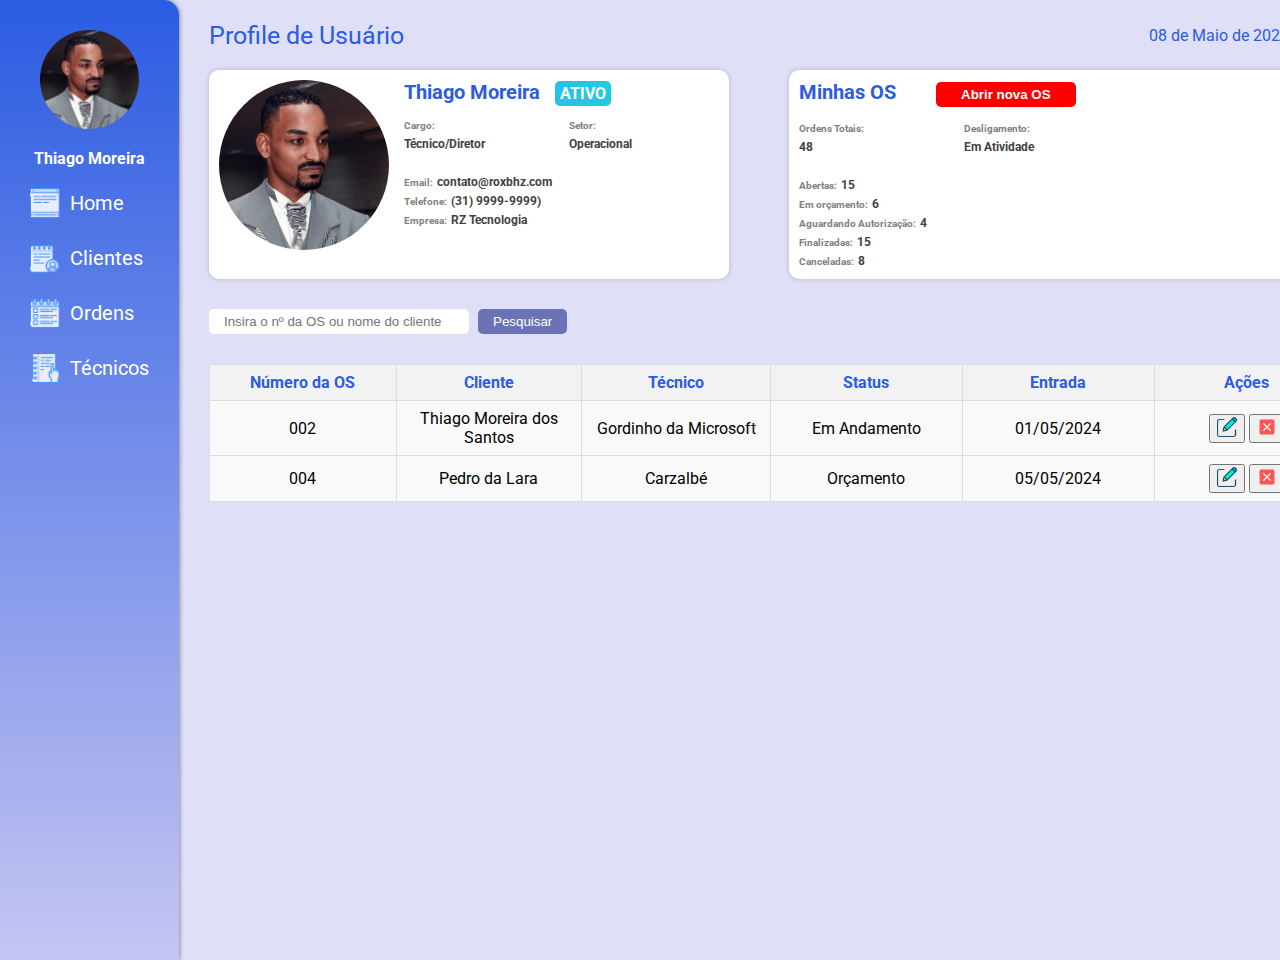
<file: admin/index.html>
<!DOCTYPE html>
<html lang="pt-br">

<head>
    <meta charset="UTF-8">
    <meta name="viewport" content="width=device-width, initial-scale=1.0">
    <link rel="stylesheet" href="css/style.css">
    <script src="js/index.js"></script>
    <link rel="preconnect" href="http://" https://fonts.googleapis.com">
    <link rel="preconnect" href="http://" https://fonts.gstatic.com">
    <link href="https://fonts.googleapis.com/css2?family=Roboto:wght@100&display=swap" rel="stylesheet">

    <title>ADMINISTRATIVO</title> 
</head>

<body>

    <div class="leftMenu">
        <img src="../admin/eu.jfif" width="99px" height="99px" style="border-radius: 180px;">

        <label id="userName">Thiago Moreira</label>
        <div class="menuItem">
            <img src="img/home.png" width="30px" height="30px"> <a href="#"
                style="padding-left: 10px; font-size: 20px;">Home</a>
        </div>
        <div class="menuItem">
            <img src="img/clientes.png" width="30px" height="30px"> <a href="#"
                style="padding-left: 10px; font-size: 20px;">Clientes</a>
        </div>
        <div class="menuItem">
            <img src="img/os.png" width="30px" height="30px"> <a href="#"
                style="padding-left: 10px; font-size: 20px;">Ordens</a>
        </div>
        <div class="menuItem">
            <img src="img/tecnicos.png" width="30px" height="30px"> <a href="#"
                style="padding-left: 10px; font-size: 20px;">Técnicos</a>
        </div>
    </div>
    </div>

    <div class="contentSite">
        <div class="topBar">
            <label style="font-size: 25px; color: var(--blue--);">Profile de Usuário</label>
             

            <div id="overlay" class="overlay"></div>
             
            <label id="dateTime" style="color: var(--blue--);">08 de Maio de 2024</label>
        </div>
        <div class="infos">
            <div class="tecInfos" style="width: 500px; display: flex; flex-direction: row; padding: 10px;">
                <img src="../admin/eu.jfif" width="170px" height="170px"
                    style="border-radius: 180px; margin-right: 15px;">
                <div class="dadosTecn">
                    <div class="name">
                        <label id="userName" style="color: var(--blue--); font-size: 20px;">Thiago
                            Moreira
                        </label>
                        <label id="status"
                            style="
                            background-image: linear-gradient(to right, rgb(40, 193, 231), rgb(32, 205, 218));; color: white; font-weight: bold; padding: 3px 5px; border-radius: 5px; margin-left: 10px;">
                            ATIVO </label>
                        <br>
                        <div style="display: flex; justify-content: space-between; width: 300px; padding-top: 10px;">
                            <div>
                                <label class="tecInfoName">Cargo:</label><br>
                                <label id="tecDataCargo">Técnico/Diretor</label>
                            </div>
                            </label>
                            <div style="width: 45%;">
                                <label class="tecInfoName">Setor:</label><br>
                                <label id="tecDataSetor">Operacional</label>
                            </div>
                        </div>

                        <br>
                        <label class="tecInfoName">Email:</label>
                        <label id="tecDataEmail">contato@roxbhz.com</label>
                        <br>
                        <label class="tecInfoName">Telefone:</label>
                        <label id="tecDataFone">(31) 9999-9999)</label>
                        <br>
                        <label class="tecInfoName">Empresa:</label>
                        <label id="tecDataEmpresa">RZ Tecnologia</label>
                    </div>
                </div>
            </div>

            <div class="tecInfos" style="width: 500px; padding: 10px;">
                <div class="name">
                    <label id="userName" style="color: var(--blue--); font-size: 20px;">Minhas OS
                    </label>

                    <button onclick="openPopup()" style="background: red; margin-left: 35px; border: none; padding: 5px 25px; border-radius: 5px; font-weight: bold; color: white;">Abrir nova OS</button>
            


   
                    <br>
                    <div style="display: flex; justify-content: space-between; width: 300px; padding-top: 10px;">
                        <div>
                            <label class="tecInfoName">Ordens Totais:</label><br>
                            <label id="tecDataCargo">48</label>
                        </div>
                        </label>
                        <div style="width: 45%;">
                            <label class="tecInfoName">Desligamento:</label><br>
                            <label id="tecDataSetor">Em Atividade</label>
                        </div>
                    </div>
                    <br>
                    <label class="tecInfoName">Abertas:</label>
                    <label id="tecDataEmail">15</label>
                    <br>
                    <label class="tecInfoName">Em orçamento:</label>
                    <label id="tecDataFone">6</label>
                    <br>
                    <label class="tecInfoName">Aguardando Autorização:</label>
                    <label id="tecDataEmpresa">4</label>
                    <br>
                    <label class="tecInfoName">Finalizadas:</label>
                    <label id="tecDataEmpresa">15</label>
                    <br>
                    <label class="tecInfoName">Canceladas:</label>
                    <label id="tecDataEmpresa">8</label>
                </div>
            </div>


        </div>
        <div class="searchOs">
            <input id="InputsearchOs" type="text" placeholder="Insira o nº da OS ou nome do cliente"
                style="width: 230px; margin: 30px 5px 30px 30px; border-radius: 5px; border: none; padding: 5px 15px;">
            <button class="btnSearchOs"
                style="background: rgb(108, 115, 180); border: none; border-radius: 5px; padding: 5px 15px; color: white;">Pesquisar</button>
        </div>
        <table>
            <thead>
                <tr>
                    <th>Número da OS</th>
                    <th>Cliente</th>
                    <th>Técnico</th>
                    <th>Status</th>
                    <th>Entrada</th>
                    <th>Ações</th>
                </tr>
            </thead>
            <tbody>
                <tr>
                    <td>002</td>
                    <td>Thiago Moreira dos Santos</td>
                    <td>Gordinho da Microsoft</td>
                    <td>Em Andamento</td>
                    <td>01/05/2024</td>
                    <td><button>
                            <img src="img/editar.png" width="20px" height="20px">
                        </button>
                        <button><img src="img/fechar.png" width="20px" height="20px">
                        </button>
                    </td>
                </tr>
            </tbody>
            </thead>
            <tbody>
                <tr>
                    <td>004</td>
                    <td>Pedro da Lara</td>
                    <td>Carzalbé</td>
                    <td>Orçamento</td>
                    <td>05/05/2024</td>
                    <td><button>
                            <img src="img/editar.png" width="20px" height="20px">
                        </button>
                        <button><img src="img/fechar.png" width="20px" height="20px">
                        </button>
                    </td>
                </tr>
            </tbody>
        </table>
    </div>

                    <!-- Pop-up -->
                    <div id="popup" class="popup">
                        <h2>Adicionar nova OS</h2>
                        <div class="novaOs" style="width: 400px; padding: 35px 40px;">
                            <input style="border: 1px #f3f3f3 solid">


                        </div>
                        <button onclick="closePopup()" style="background:var(--blue--); border: none; border-radius: 5px; padding: 5px 10px; color: white">Fechar</button>
                        </>
                         
                            <!-- Fundo do pop-up -->
</body>

</html>
</file>
<file: admin/css/style.css>
:root {
    --BG--: rgba(88, 88, 216, 0.192);
    --blue--: rgb(43, 92, 226);
    --darkBlue--: rgb(17, 46, 126);
    --borderDarkBlue--: rgba(17, 46, 126, 0.678);
    --red--: red;
    --green--: #04AA6D;
    --white--: white;
    --active--: aqua;
    --tecColor--: rgb(134, 126, 126);
    --tecColor2--: rgb(66, 66, 66);

}

a {
    text-decoration: none;
    color: white
}

body {
    font-family: 'Roboto', sans-serif;
    background: var(--BG--);
    padding: 0px;
    margin: 0px;
    display: flex;
    flex-direction: row;
    background: var(--BG--);
}

.leftMenu {
    height: 100vh;
    width: 250px;
    padding: 30px;
    display: flex;
    align-items: center;
    flex-direction: column;
    border-top-right-radius: 15px;
    box-shadow: 0px 0px 5px rgba(0, 0, 0, 0.541);
    background-image: linear-gradient(to bottom, var(--blue--), var(--BG--));
}

#userName {
    color: white;
    font-weight: bold;
    margin: 20px 0px;
}

.menuItem {
    width: 100%;
    display: flex;
    align-items: center;
    border-radius: 5px;
    padding-bottom: 25px;
}

.contentSite {
    height: 100vh;
    width: 100%;

}

.topBar {
    display: flex;
    flex-direction: row;
    height: 70px;
    align-items: center;
    justify-content: space-between;
    padding: 0px 50px 0px 30px;
}

.infos {
    display: flex;
    flex-direction: row;
}

.tecInfos {
    background: white;
    width: 100px;
    margin: 0px 30px;
    border-radius: 10px;
    box-shadow: 0px 0px 5px rgba(0, 0, 0, 0.2);
}


.tecInfoName {
    color: var(--tecColor--);
    font-weight: bold;
    font-size: 10px;
}

#tecDataCargo,
#tecDataSetor,
#tecDataEmail,
#tecDataFone,
#tecDataEmpresa {
    color: var(--tecColor2--);
    font-weight: bold;
    font-size: 12px;
}

#InputsearchOs:hover {
    outline: none;
}





table {
    margin: 0px 0px 0px 30px;
    width: auto;
    border-collapse: collapse;
}

th,
td {
    border: 1px solid #ddd;
    padding: 8px;
    width: 200px;
    text-align: center;
}

th {
    background: #f2f2f2;
    color: var(--blue--);
}

tr:nth-child(odd) {
    background: #f9f9f9;
}


        /* Estilo para o pop-up */
        .popup {
            display: none;
            position: fixed;
            left: 50%;
            top: 50%;
            transform: translate(-50%, -50%);
            background-color: #ffffff;
            padding: 20px;
            border: 1px solid #cccccc;
            border-radius: 5px;
            box-shadow: 0 2px 5px rgba(0, 0, 0, 0.2);
            z-index: 1000;
        }
        /* Estilo para o fundo do pop-up */
        .overlay {
            display: none;
            position: fixed;
            top: 0;
            left: 0;
            width: 100%;
            height: 100%;
            background-color: rgba(0, 0, 0, 0.5);
            z-index: 999;
        }
</file>
